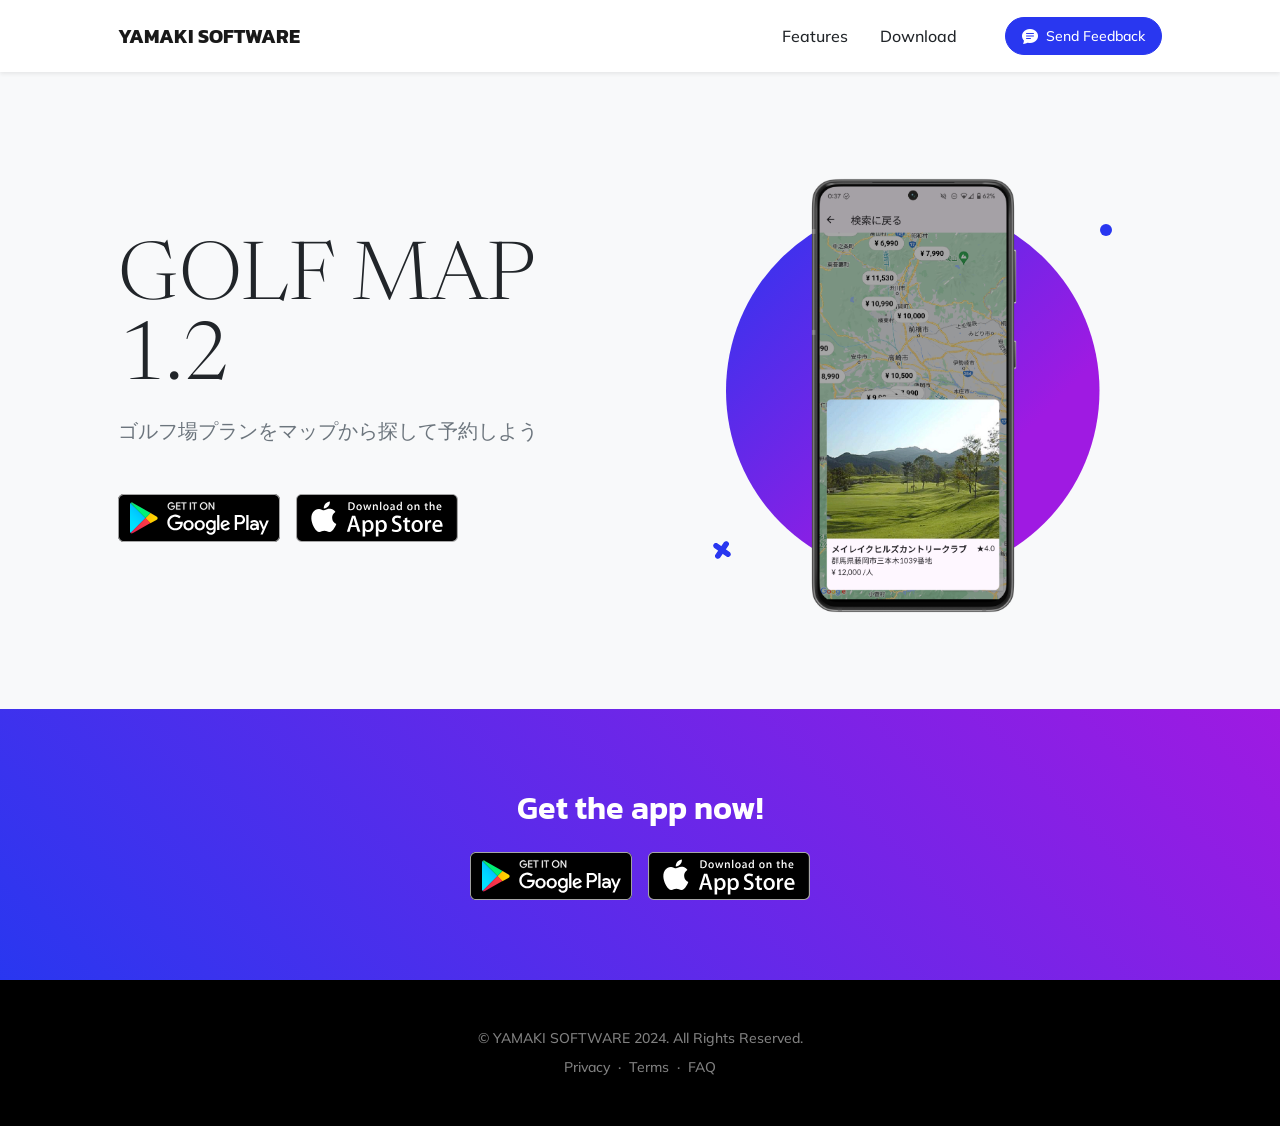
<file: index.html>
<!DOCTYPE html>
<html lang="jp">
    <head>
        <!-- Google tag (gtag.js) -->
        <script async src="https://www.googletagmanager.com/gtag/js?id=G-J8B76E5FQN"></script>
        <script>
        window.dataLayer = window.dataLayer || [];
        function gtag(){dataLayer.push(arguments);}
        gtag('js', new Date());

        gtag('config', 'G-J8B76E5FQN');
        </script>
        <meta charset="utf-8" />
        <meta name="viewport" content="width=device-width, initial-scale=1, shrink-to-fit=no" />
        <meta name="description" content="" />
        <meta name="author" content="" />
        <title>ゴルフマップ</title>
        <link rel="icon" type="image/x-icon" href="assets/favicon.ico" />
        <!-- Bootstrap icons-->
        <link href="https://cdn.jsdelivr.net/npm/bootstrap-icons@1.5.0/font/bootstrap-icons.css" rel="stylesheet" />
        <!-- Google fonts-->
        <link rel="preconnect" href="https://fonts.gstatic.com" />
        <link href="https://fonts.googleapis.com/css2?family=Newsreader:ital,wght@0,600;1,600&amp;display=swap" rel="stylesheet" />
        <link href="https://fonts.googleapis.com/css2?family=Mulish:ital,wght@0,300;0,500;0,600;0,700;1,300;1,500;1,600;1,700&amp;display=swap" rel="stylesheet" />
        <link href="https://fonts.googleapis.com/css2?family=Kanit:ital,wght@0,400;1,400&amp;display=swap" rel="stylesheet" />
        <!-- Core theme CSS (includes Bootstrap)-->
        <link href="css/styles.css" rel="stylesheet" />
    </head>
    <body id="page-top">
        <!-- Navigation-->
        <nav class="navbar navbar-expand-lg navbar-light fixed-top shadow-sm" id="mainNav">
            <div class="container px-5">
                <a class="navbar-brand fw-bold" href="#page-top">YAMAKI SOFTWARE</a>
                <button class="navbar-toggler" type="button" data-bs-toggle="collapse" data-bs-target="#navbarResponsive" aria-controls="navbarResponsive" aria-expanded="false" aria-label="Toggle navigation">
                    Menu
                    <i class="bi-list"></i>
                </button>
                <div class="collapse navbar-collapse" id="navbarResponsive">
                    <ul class="navbar-nav ms-auto me-4 my-3 my-lg-0">
                        <li class="nav-item"><a class="nav-link me-lg-3" href="#features">Features</a></li>
                        <li class="nav-item"><a class="nav-link me-lg-3" href="#download">Download</a></li>
                    </ul>
                    <button class="btn btn-primary rounded-pill px-3 mb-2 mb-lg-0" data-bs-toggle="modal" data-bs-target="#feedbackModal">
                        <span class="d-flex align-items-center">
                            <i class="bi-chat-text-fill me-2"></i>
                            <span class="small">Send Feedback</span>
                        </span>
                    </button>
                </div>
            </div>
        </nav>
        <!-- Mashead header-->
        <header class="masthead">
            <div class="container px-5">
                <div class="row gx-5 align-items-center">
                    <div class="col-lg-6">
                        <!-- Mashead text and app badges-->
                        <div class="mb-5 mb-lg-0 text-center text-lg-start">
                            <h1 class="display-1 lh-1 mb-3">GOLF MAP 1.2</h1>
                            <p class="lead fw-normal text-muted mb-5">ゴルフ場プランをマップから探して予約しよう</p>
                            <div class="d-flex flex-column flex-lg-row align-items-center">
                                <a class="me-lg-3 mb-4 mb-lg-0" href="https://play.google.com/store/apps/details?id=com.QuestAppStudio.flutter_golfmap"><img class="app-badge" src="assets/img/google-play-badge.svg" alt="..." /></a>
                                <a href="https://apps.apple.com/app/%E5%9C%B0%E5%9B%B3%E3%81%8B%E3%82%89%E3%82%B4%E3%83%AB%E3%83%95%E5%A0%B4%E4%BA%88%E7%B4%84-golf-map/id6717608919"><img class="app-badge" src="assets/img/app-store-badge.svg" alt="..." /></a>
                            </div>
                        </div>
                    </div>
                    <div class="col-lg-6">
                        <!-- Masthead device mockup feature-->
                        <div class="masthead-device-mockup">
                            <svg class="circle" viewBox="0 0 100 100" xmlns="http://www.w3.org/2000/svg">
                                <defs>
                                    <linearGradient id="circleGradient" gradientTransform="rotate(45)">
                                        <stop class="gradient-start-color" offset="0%"></stop>
                                        <stop class="gradient-end-color" offset="100%"></stop>
                                    </linearGradient>
                                </defs>
                                <circle cx="50" cy="50" r="50"></circle></svg
                            ><svg class="shape-1 d-none d-sm-block" viewBox="0 0 240.83 240.83" xmlns="http://www.w3.org/2000/svg">
                                <rect x="-32.54" y="78.39" width="305.92" height="84.05" rx="42.03" transform="translate(120.42 -49.88) rotate(45)"></rect>
                                <rect x="-32.54" y="78.39" width="305.92" height="84.05" rx="42.03" transform="translate(-49.88 120.42) rotate(-45)"></rect></svg
                            ><svg class="shape-2 d-none d-sm-block" viewBox="0 0 100 100" xmlns="http://www.w3.org/2000/svg"><circle cx="50" cy="50" r="50"></circle></svg>
                            <div class="device-wrapper">
                                <div class="device" data-device="iPhoneX" data-orientation="portrait" data-color="black">
                                    <div class="screen bg-black">
                                        <!-- PUT CONTENTS HERE:-->
                                        <!-- * * This can be a video, image, or just about anything else.-->
                                        <!-- * * Set the max width of your media to 100% and the height to-->
                                        <!-- * * 100% like the demo example below.-->
                                    </div>
                                </div>
                            </div>
                        </div>
                    </div>
                </div>
            </div>
        </header>

        <!-- App badge section-->
        <section class="bg-gradient-primary-to-secondary" id="download">
            <div class="container px-5">
                <h2 class="text-center text-white font-alt mb-4">Get the app now!</h2>
                <div class="d-flex flex-column flex-lg-row align-items-center justify-content-center">
                    <a class="me-lg-3 mb-4 mb-lg-0" href="https://play.google.com/store/apps/details?id=com.QuestAppStudio.flutter_golfmap"><img class="app-badge" src="assets/img/google-play-badge.svg" alt="..." /></a>
                    <a href="https://apps.apple.com/app/%E5%9C%B0%E5%9B%B3%E3%81%8B%E3%82%89%E3%82%B4%E3%83%AB%E3%83%95%E5%A0%B4%E4%BA%88%E7%B4%84-golf-map/id6717608919"><img class="app-badge" src="assets/img/app-store-badge.svg" alt="..." /></a>
                </div>
            </div>
        </section>
        <!-- Footer-->
        <footer class="bg-black text-center py-5">
            <div class="container px-5">
                <div class="text-white-50 small">
                    <div class="mb-2">&copy; YAMAKI SOFTWARE 2024. All Rights Reserved.</div>
                    <a href="https://goramapapp.web.app/">Privacy</a>
                    <span class="mx-1">&middot;</span>
                    <!<a href="#!">Terms</a>
                    <span class="mx-1">&middot;</span>
                    <a href="#!">FAQ</a>
                </div>
            </div>
        </footer>
        <!-- Feedback Modal-->
        <div class="modal fade" id="feedbackModal" tabindex="-1" aria-labelledby="feedbackModalLabel" aria-hidden="true">
            <div class="modal-dialog modal-dialog-centered">
                <div class="modal-content">
                    <div class="modal-header bg-gradient-primary-to-secondary p-4">
                        <h5 class="modal-title font-alt text-white" id="feedbackModalLabel">Send feedback</h5>
                        <button class="btn-close btn-close-white" type="button" data-bs-dismiss="modal" aria-label="Close"></button>
                    </div>
                    <div class="modal-body border-0 p-4">
                        <!-- * * * * * * * * * * * * * * *-->
                        <!-- * * SB Forms Contact Form * *-->
                        <!-- * * * * * * * * * * * * * * *-->
                        <!-- This form is pre-integrated with SB Forms.-->
                        <!-- To make this form functional, sign up at-->
                        <!-- https://startbootstrap.com/solution/contact-forms-->
                        <!-- to get an API token!-->
                        <form id="contactForm" data-sb-form-api-token="API_TOKEN">
                            <!-- Name input-->
                            <div class="form-floating mb-3">
                                <input class="form-control" id="name" type="text" placeholder="Enter your name..." data-sb-validations="required" />
                                <label for="name">Full name</label>
                                <div class="invalid-feedback" data-sb-feedback="name:required">A name is required.</div>
                            </div>
                            <!-- Email address input-->
                            <div class="form-floating mb-3">
                                <input class="form-control" id="email" type="email" placeholder="name@example.com" data-sb-validations="required,email" />
                                <label for="email">Email address</label>
                                <div class="invalid-feedback" data-sb-feedback="email:required">An email is required.</div>
                                <div class="invalid-feedback" data-sb-feedback="email:email">Email is not valid.</div>
                            </div>
                            <!-- Phone number input-->
                            <div class="form-floating mb-3">
                                <input class="form-control" id="phone" type="tel" placeholder="(123) 456-7890" data-sb-validations="required" />
                                <label for="phone">Phone number</label>
                                <div class="invalid-feedback" data-sb-feedback="phone:required">A phone number is required.</div>
                            </div>
                            <!-- Message input-->
                            <div class="form-floating mb-3">
                                <textarea class="form-control" id="message" type="text" placeholder="Enter your message here..." style="height: 10rem" data-sb-validations="required"></textarea>
                                <label for="message">Message</label>
                                <div class="invalid-feedback" data-sb-feedback="message:required">A message is required.</div>
                            </div>
                            <!-- Submit success message-->
                            <!---->
                            <!-- This is what your users will see when the form-->
                            <!-- has successfully submitted-->
                            <div class="d-none" id="submitSuccessMessage">
                                <div class="text-center mb-3">
                                    <div class="fw-bolder">Form submission successful!</div>
                                    To activate this form, sign up at
                                    <br />
                                    <a href="https://startbootstrap.com/solution/contact-forms">https://startbootstrap.com/solution/contact-forms</a>
                                </div>
                            </div>
                            <!-- Submit error message-->
                            <!---->
                            <!-- This is what your users will see when there is-->
                            <!-- an error submitting the form-->
                            <div class="d-none" id="submitErrorMessage"><div class="text-center text-danger mb-3">Error sending message!</div></div>
                            <!-- Submit Button-->
                            <div class="d-grid"><button class="btn btn-primary rounded-pill btn-lg disabled" id="submitButton" type="submit">Submit</button></div>
                        </form>
                    </div>
                </div>
            </div>
        </div>
        <!-- Bootstrap core JS-->
        <script src="https://cdn.jsdelivr.net/npm/bootstrap@5.2.3/dist/js/bootstrap.bundle.min.js"></script>
        <!-- Core theme JS-->
        <script src="js/scripts.js"></script>
        <!-- * * * * * * * * * * * * * * * * * * * * * * * * * * * * * * * * * * * * * * * *-->
        <!-- * *                               SB Forms JS                               * *-->
        <!-- * * Activate your form at https://startbootstrap.com/solution/contact-forms * *-->
        <!-- * * * * * * * * * * * * * * * * * * * * * * * * * * * * * * * * * * * * * * * *-->
        <script src="https://cdn.startbootstrap.com/sb-forms-latest.js"></script>
    </body>
</html>
</file>
